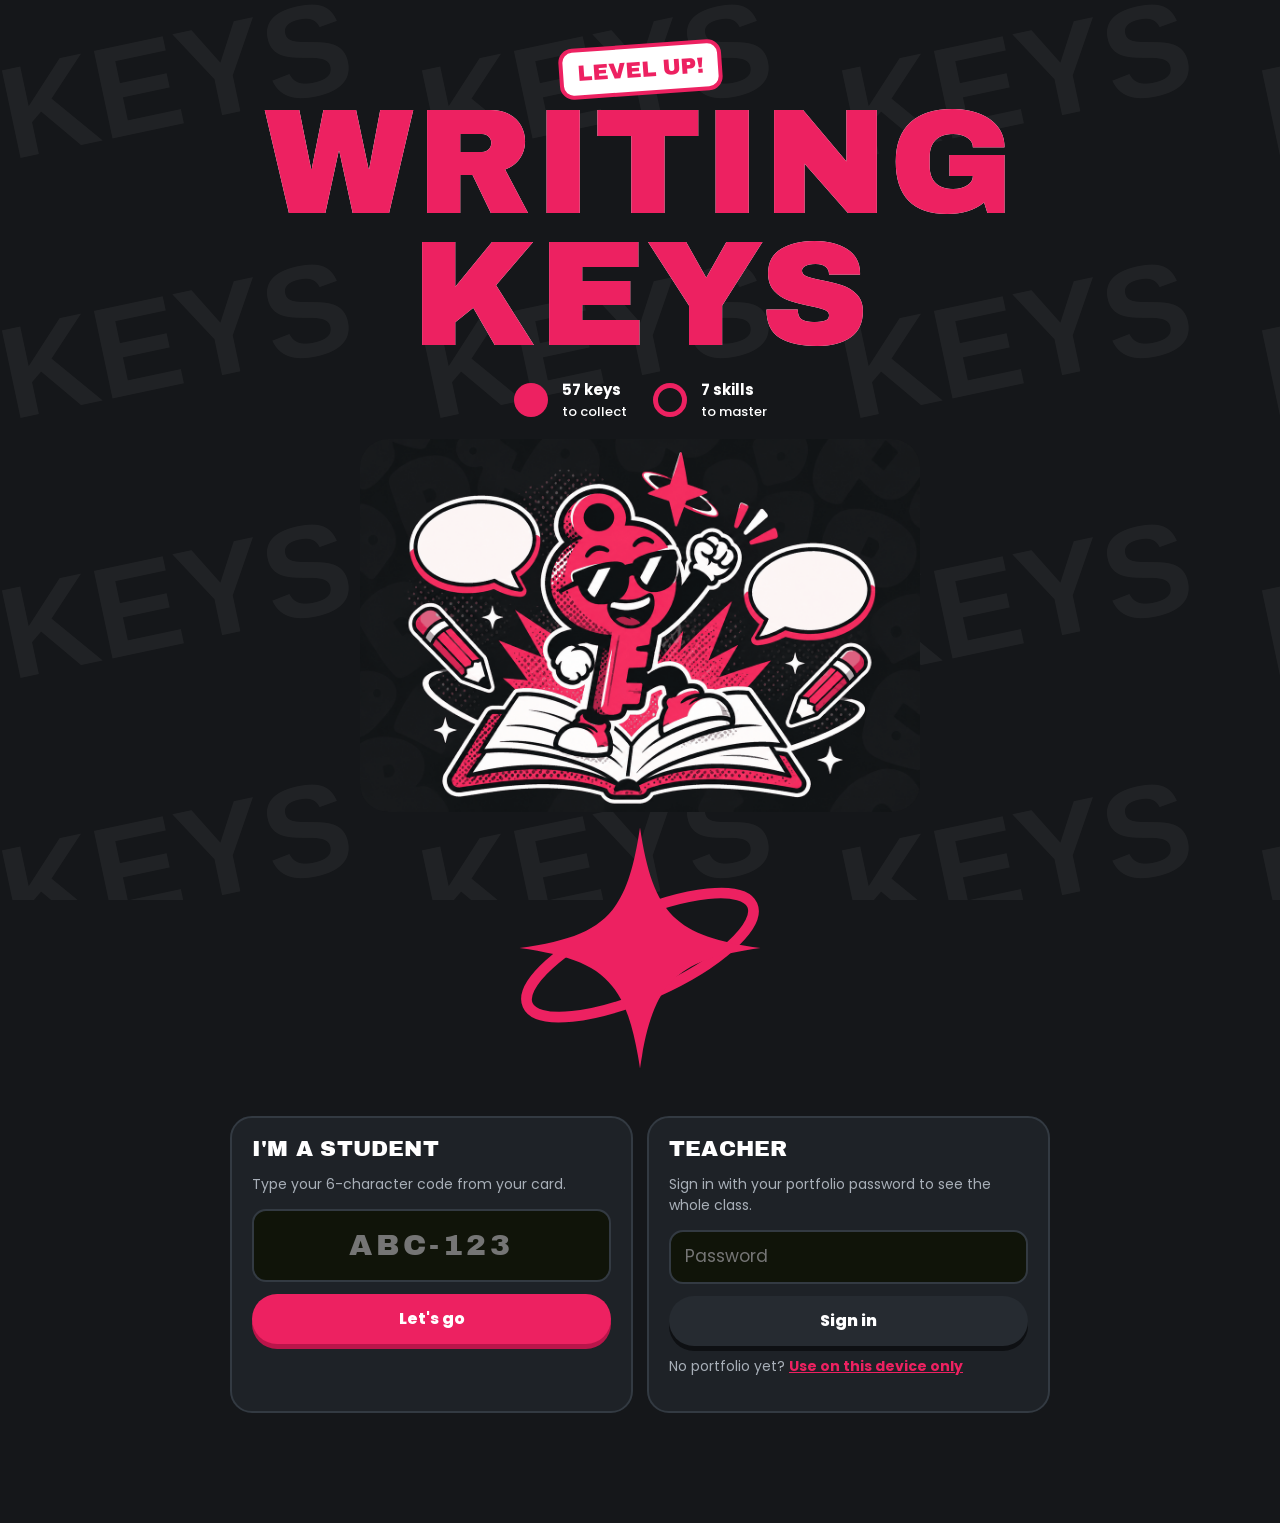
<file: index.html>
<!DOCTYPE html>
<html lang="en-NZ">
<head>
<meta charset="utf-8">
<meta name="viewport" content="width=device-width, initial-scale=1, viewport-fit=cover">
<meta name="theme-color" content="#15171a">
<meta name="robots" content="noindex">
<title>Writing Keys</title>
<link rel="icon" href="data:image/svg+xml,%3Csvg xmlns='http://www.w3.org/2000/svg' viewBox='0 0 100 100'%3E%3Cpath d='M50 4C55 36 64 45 96 50 64 55 55 64 50 96 45 64 36 55 4 50 36 45 45 36 50 4Z' fill='%23ED2161'/%3E%3C/svg%3E">
<link rel="stylesheet" href="style.css">
</head>
<body>
<div id="app"><p style="padding:40px;text-align:center">Loading Writing Keys…</p></div>
<script src="config.js"></script>
<script src="data/core.js"></script>
<script src="data/keys-ideas.js"></script>
<script src="data/keys-structure.js"></script>
<script src="data/keys-organisation.js"></script>
<script src="data/keys-vocabulary.js"></script>
<script src="data/keys-sentence.js"></script>
<script src="data/keys-punctuation.js"></script>
<script src="data/keys-spelling.js"></script>
<script src="data/keys-catchup1.js"></script>
<script src="data/keys-catchup2.js"></script>
<script src="app.js"></script>
</body>
</html>
</file>
<file: style.css>
/* WRITING KEYS — "Color Drop" poster style: charcoal, hot raspberry pink, chunky type, sparkle stars. */
@import url('https://fonts.googleapis.com/css2?family=Archivo+Black&family=Poppins:wght@400;500;600;700;800&display=swap');
:root {
  --pink: #ED2161; --pink-d: #b9154a; --ink: #101409; --bg: #15171a; --card: #1e2227; --card2: #262b31; --line: #333a42;
  --white: #fff; --muted: #a8afb8; --ok: #3DDC97; --warn: #FFD23F;
  --display: 'Archivo Black', 'Arial Black', 'Poppins', system-ui, sans-serif;
  --body: 'Poppins', system-ui, -apple-system, 'Segoe UI', sans-serif;
  --r: 22px;
}
* { box-sizing: border-box; }
html { -webkit-text-size-adjust: 100%; }
body { margin: 0; background: var(--bg); color: var(--white); font-family: var(--body); font-size: 17px; line-height: 1.5; min-height: 100vh; position: relative; overflow-x: hidden; }
body::before { /* ghost word pattern, like the poster */
  content: ''; position: fixed; inset: 0; z-index: 0; pointer-events: none; opacity: .05;
  background-image: url("data:image/svg+xml,%3Csvg xmlns='http://www.w3.org/2000/svg' width='420' height='260'%3E%3Ctext x='10' y='120' font-family='Arial Black,Arial,sans-serif' font-weight='900' font-size='130' fill='white' transform='rotate(-12 200 130)'%3EKEYS%3C/text%3E%3C/svg%3E");
}
#app { position: relative; z-index: 1; max-width: 1120px; margin: 0 auto; padding: 14px 16px 90px; }
h1, h2, h3, .disp { font-family: var(--display); font-weight: 400; text-transform: uppercase; letter-spacing: .01em; line-height: 1.02; margin: 0; }
h2 { font-size: clamp(26px, 5vw, 40px); } h3 { font-size: 22px; }
a { color: inherit; }
button, input, select, textarea { font: inherit; color: inherit; }
button { cursor: pointer; }
.muted { color: var(--muted); } .small { font-size: 14px; } .tiny { font-size: 12px; }
.row { display: flex; flex-wrap: wrap; gap: 12px; align-items: center; } .col { display: flex; flex-direction: column; gap: 12px; }
.grow { flex: 1 1 0; min-width: 0; } .sp { height: 18px; }
.hide { display: none !important; }

/* top bar */
.top { display: flex; align-items: center; gap: 12px; padding: 6px 0 14px; flex-wrap: wrap; }
.brand { display: flex; align-items: center; gap: 10px; text-decoration: none; font-family: var(--display); font-size: 22px; text-transform: uppercase; color: var(--pink); }
.brand svg { width: 38px; height: 38px; }
.nav { display: flex; gap: 6px; flex-wrap: wrap; margin-left: auto; }
.nav a { text-decoration: none; padding: 8px 14px; border-radius: 99px; background: var(--card); font-weight: 700; font-size: 14px; border: 2px solid transparent; }
.nav a.on { background: var(--pink); } .nav a:hover { border-color: var(--pink); }
.who { font-size: 13px; color: var(--muted); display: flex; gap: 8px; align-items: center; }

/* buttons */
.btn { display: inline-flex; align-items: center; justify-content: center; gap: 8px; border: 0; background: var(--pink); color: #fff; font-weight: 800; padding: 13px 22px; border-radius: 99px; text-decoration: none; font-size: 16px; box-shadow: 0 5px 0 var(--pink-d); transition: transform .08s, box-shadow .08s; min-height: 48px; }
.btn:active { transform: translateY(4px); box-shadow: 0 1px 0 var(--pink-d); }
.btn.alt { background: var(--card2); box-shadow: 0 5px 0 #0e1013; } .btn.alt:active { box-shadow: 0 1px 0 #0e1013; }
.btn.white { background: #fff; color: var(--ink); box-shadow: 0 5px 0 #b9bdc2; }
.btn.sm { padding: 8px 14px; min-height: 38px; font-size: 14px; box-shadow: 0 3px 0 var(--pink-d); } .btn.sm.alt { box-shadow: 0 3px 0 #0e1013; }
.btn[disabled] { opacity: .45; pointer-events: none; }

/* cards */
.card { background: var(--card); border-radius: var(--r); padding: 20px; border: 2px solid var(--line); }
.card.pink { background: var(--pink); border-color: var(--pink); }
.sticker { display: inline-block; background: #fff; color: var(--pink); font-family: var(--display); padding: 6px 14px 4px; border-radius: 10px; transform: rotate(-4deg); font-size: 22px; box-shadow: 0 0 0 4px var(--pink); text-transform: uppercase; }
.chip { display: inline-flex; align-items: center; gap: 6px; background: var(--card2); border-radius: 99px; padding: 4px 12px; font-size: 13px; font-weight: 700; }
.chip i { width: 12px; height: 12px; border-radius: 50%; display: inline-block; }
.chip.hex { background: transparent; padding: 0; font-weight: 500; }

/* hero poster */
.hero { position: relative; text-align: center; padding: 34px 10px 10px; overflow: hidden; }
.hero .sticker { margin-bottom: 6px; }
.hero h1 { font-size: clamp(58px, 17vw, 150px); color: var(--pink); text-shadow: 0 0 0 #fff; line-height: .88; -webkit-text-stroke: 0; position: relative; }
.hero h1 span { display: block; }
.hero .chips { display: flex; justify-content: center; gap: 26px; margin: 18px 0; font-size: 14px; flex-wrap: wrap; }
.hero .chips b { display: block; font-size: 15px; }
.hero .dot { width: 34px; height: 34px; border-radius: 50%; display: inline-block; vertical-align: middle; margin-right: 8px; }
.hero .art { max-width: 340px; width: 70%; margin: 6px auto; display: block; }
.heroimg { width: 100%; max-width: 560px; margin: 6px auto; display: block; border-radius: 28px; }
.sparkle { animation: spin 14s linear infinite; transform-origin: center; } @keyframes spin { to { transform: rotate(360deg); } }
@media (prefers-reduced-motion: reduce) { .sparkle { animation: none; } }

/* key tiles (the colour-in rubric) */
.el { margin: 18px 0; }
.elhead { display: flex; align-items: center; gap: 12px; margin-bottom: 8px; }
.elhead .ic { width: 52px; height: 52px; display: grid; place-items: center; font-size: 28px; flex: none; } .elhead .ic img { width: 100%; height: 100%; object-fit: contain; } .elhead .mastered { width: 46px; margin-left: auto; flex: none; }
.toast { display: flex; align-items: center; gap: 10px; } .toast .tbadge { height: 40px; margin: -8px 0; }
.elhead small { color: var(--muted); display: block; font-family: var(--body); font-size: 13px; text-transform: none; font-weight: 500; }
.tiles { display: grid; grid-template-columns: repeat(auto-fill, minmax(150px, 1fr)); gap: 12px; }
.tile { position: relative; border-radius: 18px; border: 3px solid var(--c); background: linear-gradient(to top, var(--c) var(--fill), var(--card) var(--fill)); text-align: left; padding: 12px 12px 14px; min-height: 124px; display: flex; flex-direction: column; justify-content: space-between; text-decoration: none; overflow: hidden; color: #fff; transition: transform .1s; }
.tile:hover { transform: translateY(-3px) rotate(-.6deg); }
.tile .code { font-family: var(--display); font-size: 22px; }
.tile .nm { font-weight: 700; font-size: 15px; line-height: 1.15; text-shadow: 0 1px 2px rgba(0,0,0,.45); }
.tile .pips { display: flex; gap: 4px; margin-top: 8px; }
.tile .pips i { flex: 1; height: 7px; border-radius: 4px; background: rgba(255,255,255,.18); } .tile .pips i.on { background: #fff; }
.tile .badge { position: absolute; top: 8px; right: 8px; font-size: 11px; font-weight: 800; border-radius: 99px; padding: 2px 8px; background: rgba(0,0,0,.45); }
.tile.done { background: var(--c); color: var(--ink); } .tile.done .nm { text-shadow: none; } .tile.done .pips i { background: rgba(0,0,0,.2); } .tile.done .pips i.on { background: var(--ink); }
.tile.start { animation: glow 1.6s ease-in-out infinite; } @keyframes glow { 50% { box-shadow: 0 0 0 5px color-mix(in srgb, var(--c) 40%, transparent); } }
.tile.focus { outline: 4px dashed #fff; outline-offset: 3px; }
.tile.tier-star { border-style: dashed; }
.tile.tier-warm { opacity: .92; }
.legend { display: flex; gap: 14px; flex-wrap: wrap; font-size: 13px; color: var(--muted); }

/* key page */
.keyhead { border-radius: 26px; padding: 22px; background: var(--c); color: var(--ink); position: relative; overflow: hidden; }
.keyhead .code { font-family: var(--display); font-size: 20px; } .keyhead h2 { font-size: clamp(30px, 6vw, 52px); margin: 4px 0 6px; } .keyhead .hook { font-weight: 700; font-size: 18px; }
.keyhead .star { position: absolute; right: -20px; top: -20px; width: 150px; opacity: .25; }
.pill { display: inline-block; background: var(--ink); color: #fff; border-radius: 99px; padding: 3px 12px; font-size: 12px; font-weight: 800; margin-right: 6px; }
.sec { margin-top: 16px; } .sec h3 { color: var(--c); margin-bottom: 8px; }
.steps { counter-reset: s; list-style: none; padding: 0; margin: 0; display: grid; gap: 8px; }
.steps li { counter-increment: s; display: flex; gap: 12px; align-items: flex-start; }
.steps li::before { content: counter(s); background: var(--c); color: var(--ink); font-family: var(--display); width: 30px; height: 30px; border-radius: 50%; display: grid; place-items: center; flex: none; font-size: 15px; }
.ladder { display: grid; grid-template-columns: repeat(auto-fit, minmax(240px, 1fr)); gap: 12px; }
.ladder div { background: var(--card2); border-radius: 16px; padding: 14px; border-top: 6px solid var(--line); } .ladder div b { display: block; font-size: 12px; letter-spacing: .08em; text-transform: uppercase; color: var(--muted); margin-bottom: 4px; }
.ladder .a { border-top-color: var(--warn); } .ladder .b { border-top-color: var(--ok); } .ladder .c { border-top-color: var(--c); }
mark { background: color-mix(in srgb, var(--c, #ED2161) 70%, transparent); color: #fff; padding: 0 3px; border-radius: 4px; font-weight: 700; }
.check li { list-style: none; } .check { padding: 0; margin: 0; display: grid; gap: 6px; } .check li::before { content: '✓'; color: var(--c); font-weight: 900; margin-right: 8px; }
.meter { display: flex; gap: 8px; margin: 10px 0; } .meter .p { flex: 1; min-width: 44px; height: 54px; border-radius: 14px; border: 3px solid var(--c); display: grid; place-items: center; font-weight: 800; background: transparent; position: relative; font-size: 13px; text-align: center; line-height: 1.1; padding: 2px; overflow: hidden; }
.meter .p.on { background: var(--c); color: var(--ink); }
.ev { display: flex; gap: 10px; align-items: center; background: var(--card2); border-radius: 14px; padding: 8px 12px; margin: 6px 0; font-size: 14px; }
.ev .sm { margin-left: auto; }
.mark-how { background: var(--ink); border: 2px dashed var(--c); border-radius: 16px; padding: 12px 14px; }

/* forms */
input[type=text], input[type=password], input[type=date], select, textarea { width: 100%; background: var(--ink); border: 2px solid var(--line); border-radius: 14px; padding: 12px 14px; color: #fff; min-height: 48px; }
input:focus, select:focus, textarea:focus { outline: 3px solid var(--pink); border-color: transparent; }
label { font-weight: 700; font-size: 14px; display: block; margin-bottom: 4px; }
.codeinput { font-family: var(--display); font-size: 30px; letter-spacing: .12em; text-align: center; text-transform: uppercase; }
.field { margin-bottom: 12px; }
.tick { display: flex; gap: 12px; align-items: flex-start; background: var(--card2); border-radius: 16px; padding: 12px 14px; margin: 8px 0; border-left: 8px solid var(--c, var(--pink)); cursor: pointer; }
.tick input { width: 26px; height: 26px; accent-color: var(--pink); flex: none; margin-top: 2px; }
.tick.on { background: color-mix(in srgb, var(--c) 22%, var(--card2)); }

/* tables */
.tbl { width: 100%; border-collapse: collapse; font-size: 14px; } .tbl th { text-align: left; color: var(--muted); font-weight: 700; padding: 8px; border-bottom: 2px solid var(--line); } .tbl td { padding: 8px; border-bottom: 1px solid var(--line); vertical-align: middle; }
.tbl tr.clk { cursor: pointer; } .tbl tr.clk:hover td { background: var(--card2); }
.bars { display: flex; gap: 3px; } .bars i { width: 14px; height: 22px; border-radius: 4px; background: var(--card2); position: relative; overflow: hidden; display: block; } .bars i b { position: absolute; left: 0; right: 0; bottom: 0; background: var(--c); }
.scroll { overflow-x: auto; }
.ring { --p: 0; width: 120px; height: 120px; border-radius: 50%; background: conic-gradient(var(--pink) calc(var(--p) * 1%), var(--card2) 0); display: grid; place-items: center; flex: none; }
.ring div { width: 92px; height: 92px; border-radius: 50%; background: var(--bg); display: grid; place-items: center; text-align: center; font-family: var(--display); font-size: 26px; line-height: 1; } .ring small { display: block; font-family: var(--body); font-size: 11px; color: var(--muted); }
.toast { position: fixed; left: 50%; bottom: 22px; transform: translateX(-50%); background: #fff; color: var(--ink); font-weight: 700; padding: 12px 20px; border-radius: 99px; z-index: 50; box-shadow: 0 10px 30px rgba(0,0,0,.5); }
.sync { font-size: 12px; font-weight: 700; padding: 3px 10px; border-radius: 99px; background: var(--card2); } .sync.ok { color: var(--ok); } .sync.err { color: var(--warn); }
.modal { position: fixed; inset: 0; background: rgba(0,0,0,.7); z-index: 40; display: grid; place-items: center; padding: 14px; }
.modal > div { background: var(--card); border-radius: 24px; padding: 22px; max-width: 640px; width: 100%; max-height: 90vh; overflow: auto; border: 3px solid var(--pink); }
.grid2 { display: grid; grid-template-columns: repeat(auto-fit, minmax(280px, 1fr)); gap: 14px; }
.bookcard { display: flex; flex-direction: column; gap: 8px; border-radius: 22px; padding: 18px; background: var(--card); border: 2px solid var(--line); }
.bookcover { aspect-ratio: 3 / 4; border-radius: 16px; background: var(--ink); display: grid; place-items: center; overflow: hidden; position: relative; border: 3px solid var(--pink); }
.bookcover img { width: 100%; height: 100%; object-fit: cover; position: absolute; inset: 0; }
.bookcover .t { font-family: var(--display); color: var(--pink); font-size: 30px; text-align: center; padding: 10px; text-transform: uppercase; position: relative; line-height: .95; }
@media (max-width: 640px) { body { font-size: 16px; } .tiles { grid-template-columns: repeat(2, 1fr); } .nav a { padding: 8px 10px; } }
@media print { body::before, .top, .noprint, .toast { display: none !important; } body { background: #fff; color: #000; } .tile { -webkit-print-color-adjust: exact; print-color-adjust: exact; } }

.tile.cu { position: relative; } .tile.cu::after { content: 'LAUNCH PAD'; position: absolute; top: 4px; right: 4px; font-size: 8px; font-weight: 800; letter-spacing: .08em; background: #fff; color: #101409; padding: 1px 5px; border-radius: 99px; }
</file>
